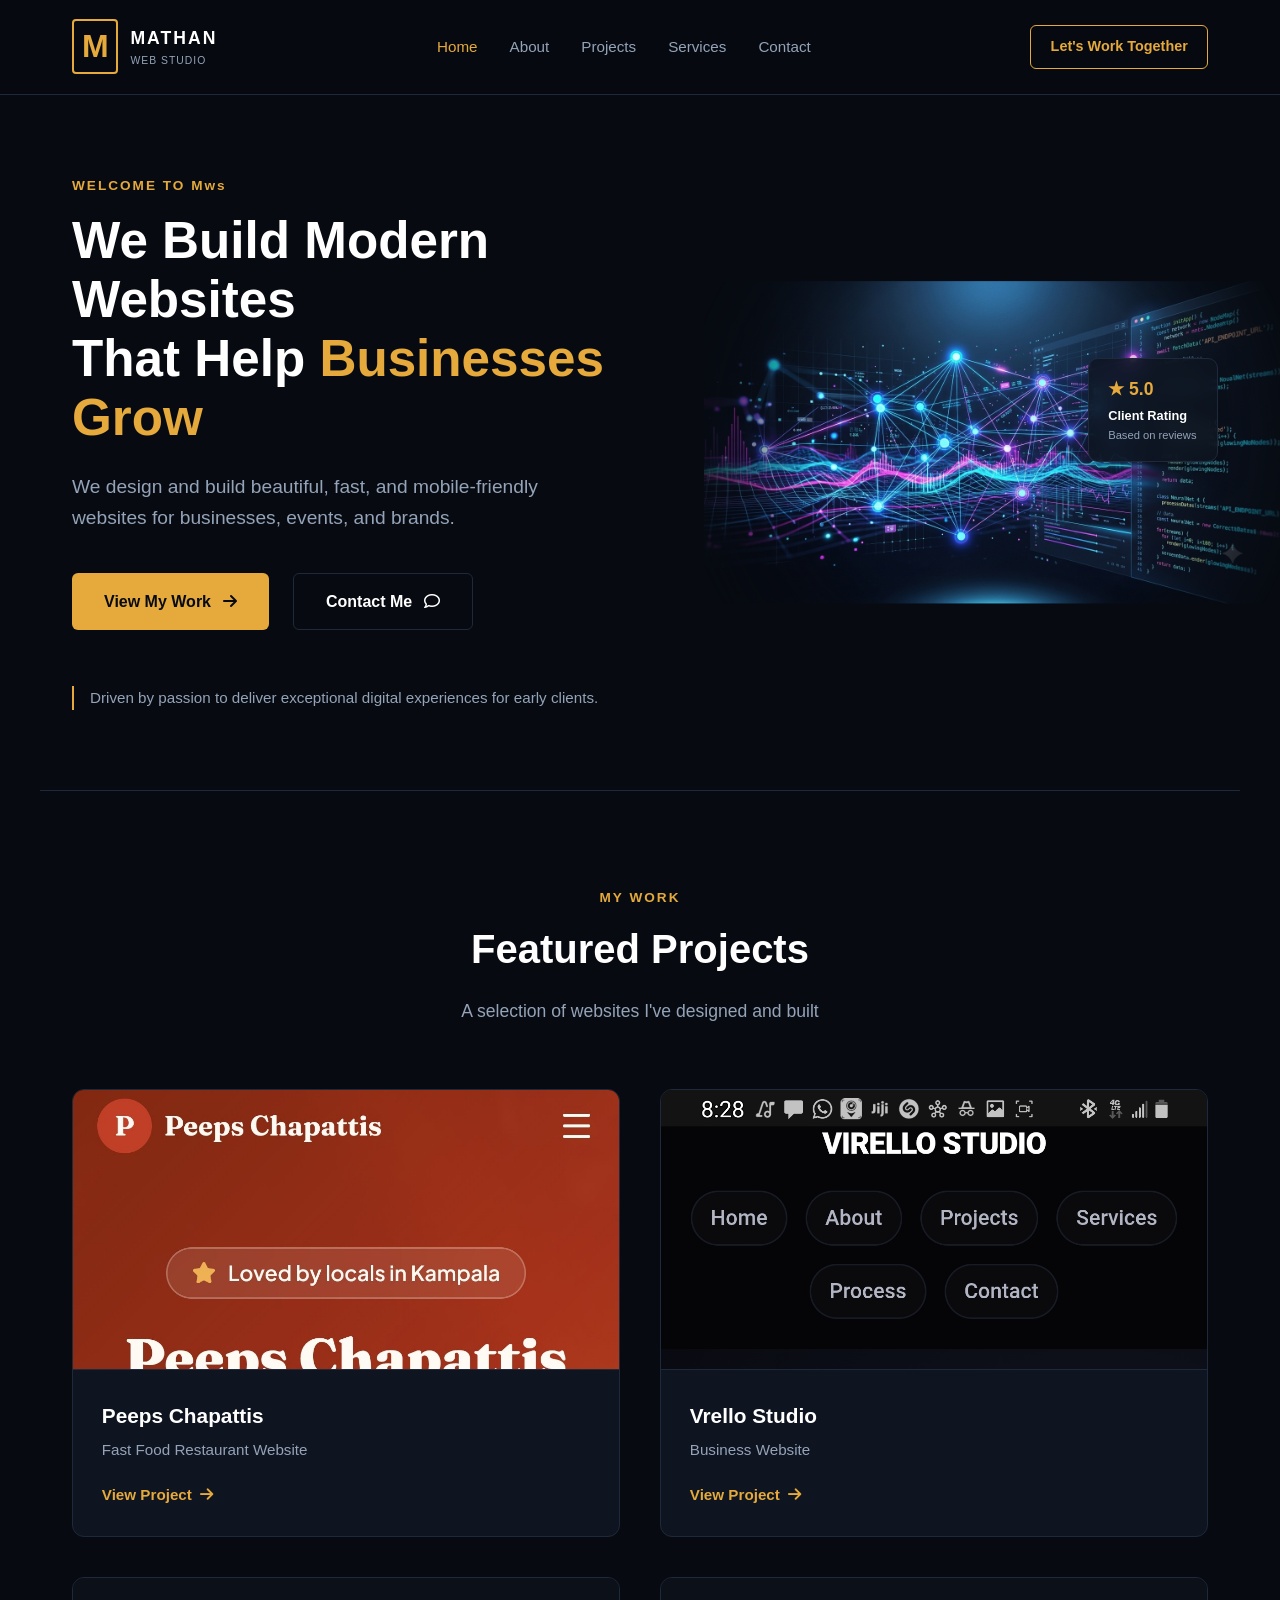
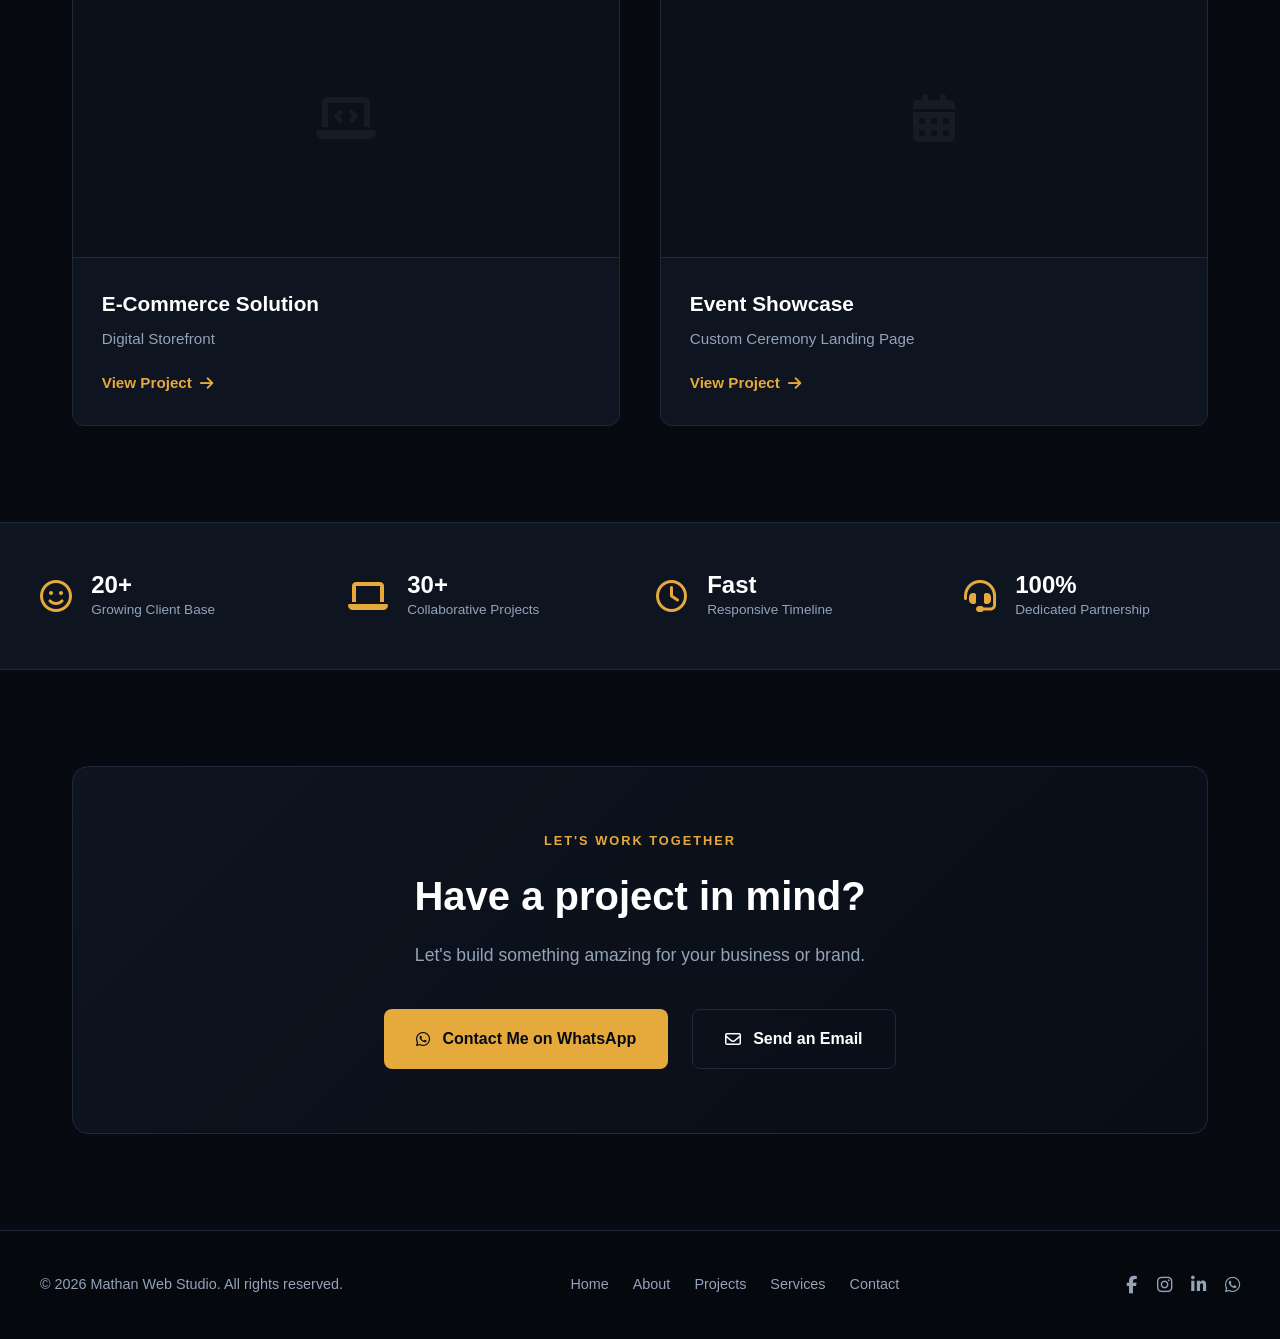
<file: index.html>
<!DOCTYPE html>
<html lang="en">
<head>
    <meta charset="UTF-8">
    <meta name="viewport" content="width=device-width, initial-scale=1.0">
    <title>Mathan Web Studio | Modern Web Design & Digital Solutions</title>
    <link rel="stylesheet" href="style.css?v=1">
    <!-- FontAwesome for Social & Interface Icons -->
    <link rel="stylesheet" href="https://cdnjs.cloudflare.com/ajax/libs/font-awesome/6.4.0/css/all.min.css">
</head>
<body>
 
    <!-- NAVIGATION BAR -->
    <header>
        <div class="nav-container">
            <div class="logo">
                <span class="logo-m">M</span>
                <div class="logo-text">
                    <span class="brand-name">MATHAN</span>
                    <span class="brand-sub">WEB STUDIO</span>
                </div>
            </div>
            <nav>
                <a href="index.html" class="active">Home</a>
                <a href="about.html">About</a>
                <a href="projects.html">Projects</a>
                <a href="services.html">Services</a>
                <a href="contact.html">Contact</a>
            </nav>

<button class="mobile-nav-toggle" aria-label="Toggle navigation">
    <i class="fa-solid fa-bars"></i>
</button>

            <a href="https://wa.me/256789537954" class="btn-nav">Let's Work Together</a>
        </div>
    </header>

    <!-- HERO SECTION -->
    <section class="hero">
        <div class="hero-container">
            <div class="hero-content">
                <p class="hero-welcome">WELCOME TO Mws</p>
                <h1>We Build Modern Websites <br>That Help <span class="highlight">Businesses Grow</span></h1>
                <p class="hero-description">
                    We design and build beautiful, fast, and mobile-friendly websites for businesses, events, and brands.
                </p>
                
                <div class="hero-actions">
                    <a href="projects.html" class="btn-primary">View My Work <i class="fa-solid fa-arrow-right"></i></a>
                    <a href="https://wa.me/256789537954" class="btn-secondary">Contact Me <i class="fa-regular fa-comment"></i></a>
                </div>

                <p class="hero-tagline">Driven by passion to deliver exceptional digital experiences for early clients.</p>
            </div>
            
                        <div class="hero-visual-wrapper">
                <!-- Replace 'workspace.png' with your background/tech graphic image later -->
                <img src="workspace.png" alt="Mathan Web Studio Digital Workspace" class="hero-main-img">
                
                <!-- Floating Client Rating Box -->
                <div class="hero-rating-box">
                    <div class="rating-stars">★ 5.0</div>
                    <div class="rating-title">Client Rating</div>
                    <div class="rating-subtitle">Based on reviews</div>
                </div>
            </div>

        </div>
    </section>

    <!-- FEATURED PROJECTS SECTION -->
    <section class="projects-preview">
        <div class="section-header">
            <p class="section-tag">MY WORK</p>
            <h2>Featured Projects</h2>
            <p class="section-desc">A selection of websites I've designed and built</p>
        </div>

        <div class="project-grid">
            <!-- Project 1: Peeps Chapattis -->
            <div class="project-card">
                <div class="project-img-wrapper">
                    <img src="peeps.jpg" alt="Peeps Chapattis Fast Food Website">
                </div>
                <div class="project-info">
                    <h3>Peeps Chapattis</h3>
                    <p>Fast Food Restaurant Website</p>
                    <a href="projects.html" class="project-link">View Project <i class="fa-solid fa-arrow-right"></i></a>
                </div>
            </div>

            <!-- Project 2: Vrello Studio -->
            <div class="project-card">
                <div class="project-img-wrapper">
                    <!-- Replace 'vrello.jpg' with your Vrello studio screenshot later -->
                    <img src="vrello.jpg" alt="Vrello Studio Portfolio Website">
                </div>
                <div class="project-info">
                    <h3>Vrello Studio</h3>
                    <p>Business Website</p>
                    <a href="projects.html" class="project-link">View Project <i class="fa-solid fa-arrow-right"></i></a>
                </div>
            </div>

            <!-- Project 3: Placeholder/Future Project -->
            <div class="project-card">
                <div class="project-img-wrapper">
                    <div class="img-placeholder"><i class="fa-solid fa-laptop-code"></i></div>
                </div>
                <div class="project-info">
                    <h3>E-Commerce Solution</h3>
                    <p>Digital Storefront</p>
                    <a href="projects.html" class="project-link">View Project <i class="fa-solid fa-arrow-right"></i></a>
                </div>
            </div>

            <!-- Project 4: Placeholder/Future Project -->
            <div class="project-card">
                <div class="project-img-wrapper">
                    <div class="img-placeholder"><i class="fa-solid fa-calendar-days"></i></div>
                </div>
                <div class="project-info">
                    <h3>Event Showcase</h3>
                    <p>Custom Ceremony Landing Page</p>
                    <a href="projects.html" class="project-link">View Project <i class="fa-solid fa-arrow-right"></i></a>
                </div>
            </div>
        </div>
    </section>

    <!-- STATS COUNTER BAR -->
    <section class="stats-bar">
        <div class="stats-container">
            <div class="stat-item">
                <i class="fa-regular fa-face-smile"></i>
                <div>
                    <h4>20+</h4>
                    <p>Growing Client Base</p>
                </div>
            </div>
            <div class="stat-item">
                <i class="fa-solid fa-laptop"></i>
                <div>
                    <h4>30+</h4>
                    <p>Collaborative Projects</p>
                </div>
            </div>
            <div class="stat-item">
                <i class="fa-regular fa-clock"></i>
                <div>
                    <h4>Fast</h4>
                    <p>Responsive Timeline</p>
                </div>
            </div>
            <div class="stat-item">
                <i class="fa-solid fa-headset"></i>
                <div>
                    <h4>100%</h4>
                    <p>Dedicated Partnership</p>
                </div>
            </div>
        </div>
    </section>

    <!-- CALL TO ACTION SECTION -->
    <section class="cta-section">
        <div class="cta-box">
            <p class="cta-tag">LET'S WORK TOGETHER</p>
            <h2>Have a project in mind?</h2>
            <p class="cta-desc">Let's build something amazing for your business or brand.</p>
            
            <div class="cta-buttons">
                <a href="https://wa.me/256789537954" class="btn-whatsapp">
                    <i class="fa-brands fa-whatsapp"></i> Contact Me on WhatsApp
                </a>
                <a href="mailto:buyinzamathan00@gmail.com" class="btn-email">
                    <i class="fa-regular fa-envelope"></i> Send an Email
                </a>
            </div>
        </div>
    </section>

    <!-- FOOTER -->
    <footer>
        <div class="footer-container">
            <p class="copyright">&copy; 2026 Mathan Web Studio. All rights reserved.</p>
            <div class="footer-nav">
                <a href="index.html">Home</a>
                <a href="about.html">About</a>
                <a href="projects.html">Projects</a>
                <a href="services.html">Services</a>
                <a href="contact.html">Contact</a>
            </div>
            <div class="footer-socials">
                <a href="#"><i class="fa-brands fa-facebook-f"></i></a>
                <a href="#"><i class="fa-brands fa-instagram"></i></a>
                <a href="#"><i class="fa-brands fa-linkedin-in"></i></a>
                <a href="https://wa.me/256789537954"><i class="fa-brands fa-whatsapp"></i></a>
            </div>
        </div>
    </footer>

    <script src="script.js"></script>
</body>
</html>
</file>
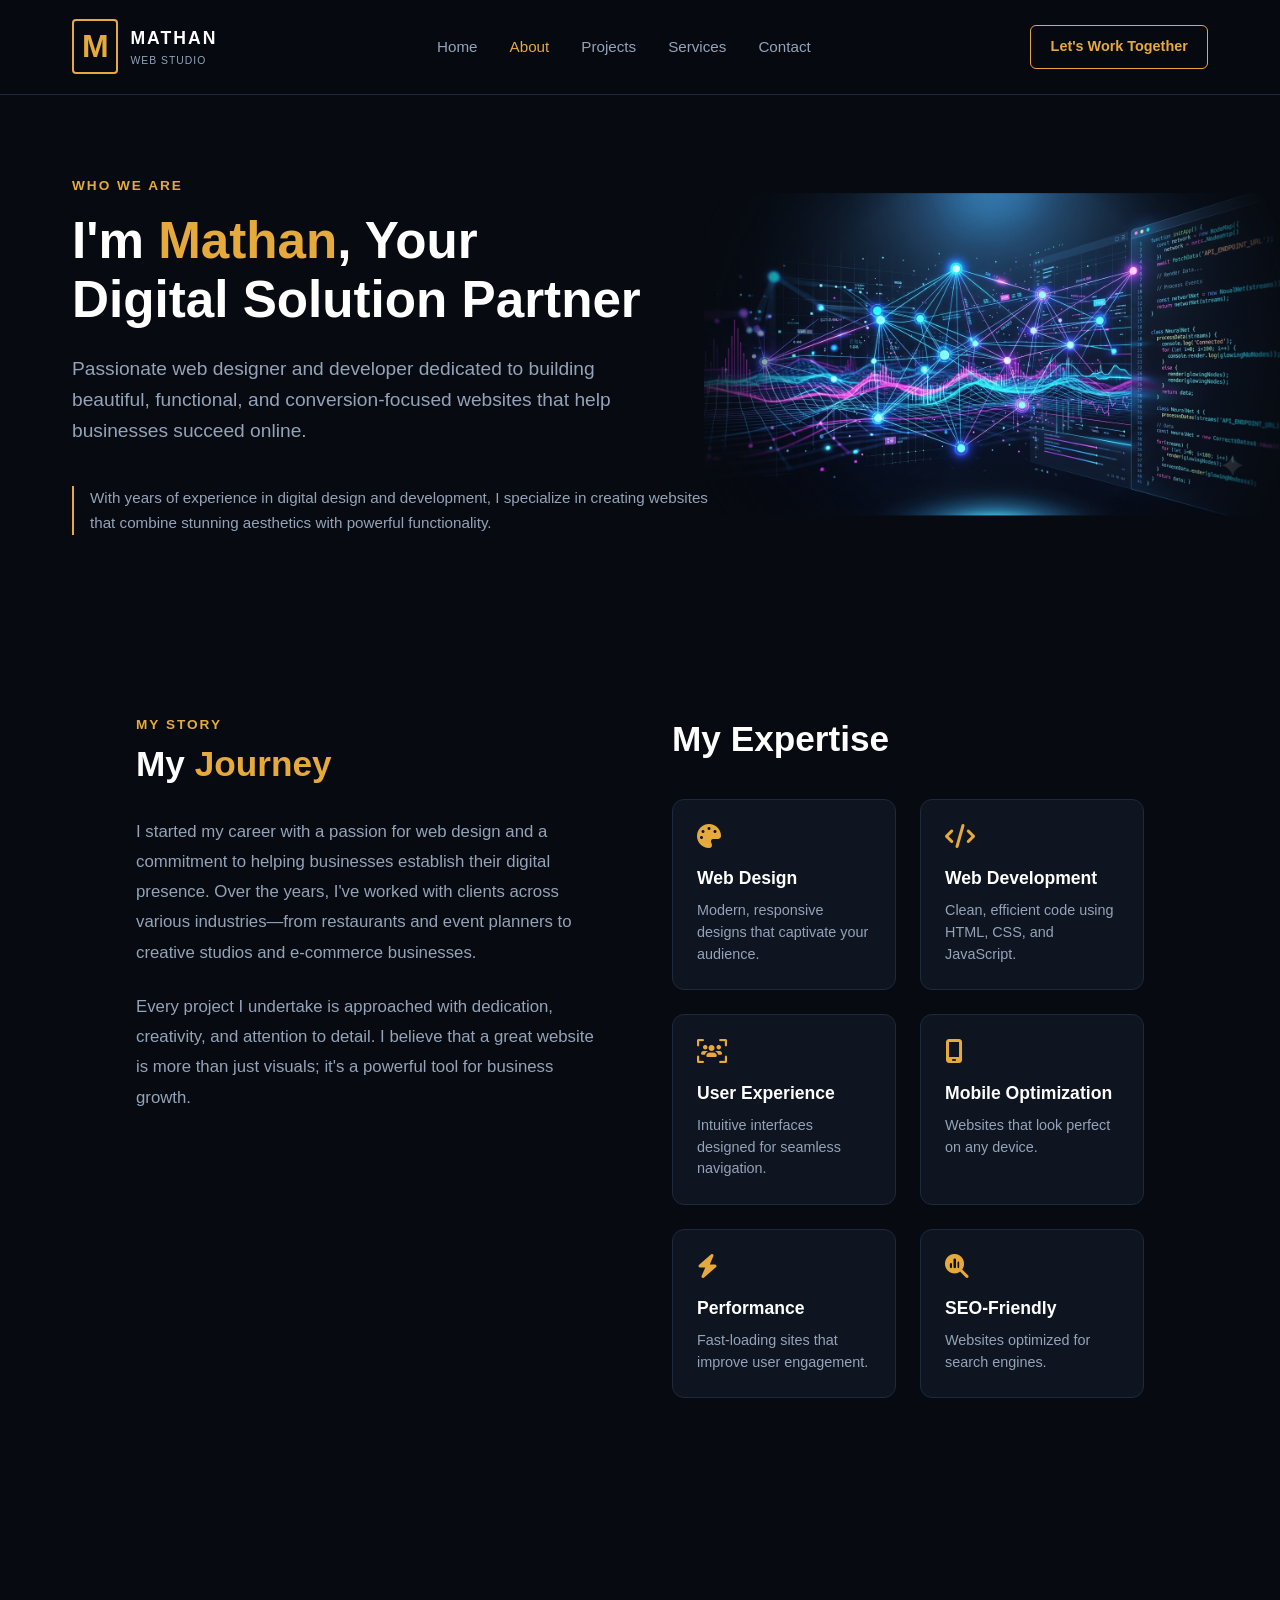
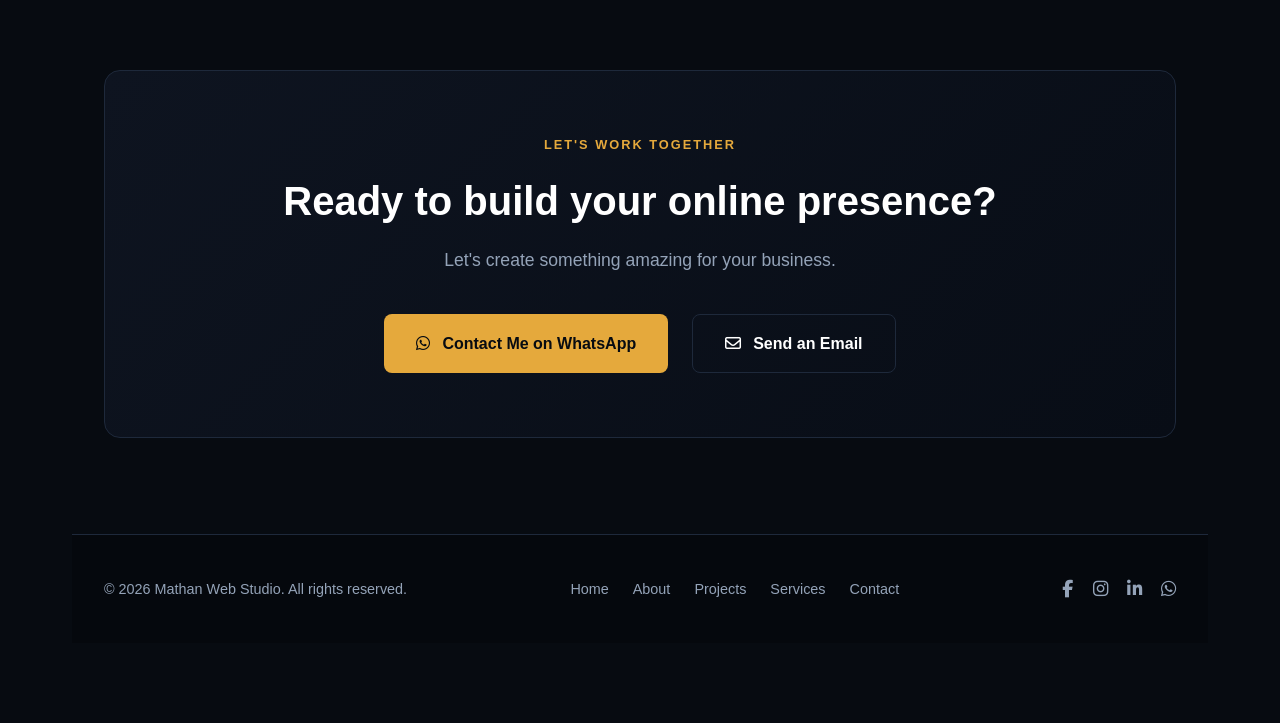
<file: about.html>
<!DOCTYPE html>
<html lang="en">
<head>
    <meta charset="UTF-8">
    <meta name="viewport" content="width=device-width, initial-scale=1.0">
    <title>About Us | Mathan Web Studio</title>
    <link rel="stylesheet" href="style.css?v=1">
    <link rel="stylesheet" href="https://cdnjs.cloudflare.com/ajax/libs/font-awesome/6.4.0/css/all.min.css">
</head>
<body>

    <!-- NAVIGATION BAR -->
    <header>
        <div class="nav-container">
            <div class="logo">
                <span class="logo-m">M</span>
                <div class="logo-text">
                    <span class="brand-name">MATHAN</span>
                    <span class="brand-sub">WEB STUDIO</span>
                </div>
            </div>
            <nav>
                <a href="index.html">Home</a>
                <a href="about.html" class="active">About</a>
                <a href="projects.html">Projects</a>
                <a href="services.html">Services</a>
                <a href="contact.html">Contact</a>
            </nav>

            <button class="mobile-nav-toggle" aria-label="Toggle navigation">
                <i class="fa-solid fa-bars"></i>
            </button>

            <a href="https://wa.me/256789537954" class="btn-nav">Let's Work Together</a>
        </div>
    </header>

    <!-- HERO SECTION FOR ABOUT PAGE -->
    <section class="hero">
        <div class="hero-container">
            <div class="hero-content">
                <p class="hero-welcome">WHO WE ARE</p>
                <h1>I'm <span class="highlight">Mathan</span>, Your <br>Digital Solution Partner</h1>
                <p class="hero-description">
                    Passionate web designer and developer dedicated to building beautiful, functional, and conversion-focused websites that help businesses succeed online.
                </p>
                <p class="hero-tagline">With years of experience in digital design and development, I specialize in creating websites that combine stunning aesthetics with powerful functionality.</p>
            </div>
            
            <div class="hero-visual-wrapper">
                <img src="workspace.png" alt="Mathan Web Studio Workspace" class="hero-main-img">
            </div>
        </div>
    <section class="about-details-section">
    <div class="section-container">
        <div class="about-grid">
            
            <div class="journey-content">
                <span class="section-tag">MY STORY</span>
                <h2>My <span class="highlight">Journey</span></h2>
                <p>I started my career with a passion for web design and a commitment to helping businesses establish their digital presence. Over the years, I've worked with clients across various industries—from restaurants and event planners to creative studios and e-commerce businesses.</p>
                <p>Every project I undertake is approached with dedication, creativity, and attention to detail. I believe that a great website is more than just visuals; it's a powerful tool for business growth.</p>
            </div>

            <div class="expertise-content">
                <h2>My Expertise</h2>
                <div class="expertise-grid">
                    
                    <div class="expertise-card">
                        <i class="fa-solid fa-palette"></i>
                        <h4>Web Design</h4>
                        <p>Modern, responsive designs that captivate your audience.</p>
                    </div>

                    <div class="expertise-card">
                        <i class="fa-solid fa-code"></i>
                        <h4>Web Development</h4>
                        <p>Clean, efficient code using HTML, CSS, and JavaScript.</p>
                    </div>

                    <div class="expertise-card">
                        <i class="fa-solid fa-users-viewfinder"></i>
                        <h4>User Experience</h4>
                        <p>Intuitive interfaces designed for seamless navigation.</p>
                    </div>

                    <div class="expertise-card">
                        <i class="fa-solid fa-mobile-screen"></i>
                        <h4>Mobile Optimization</h4>
                        <p>Websites that look perfect on any device.</p>
                    </div>

                    <div class="expertise-card">
                        <i class="fa-solid fa-bolt"></i>
                        <h4>Performance</h4>
                        <p>Fast-loading sites that improve user engagement.</p>
                    </div>

                    <div class="expertise-card">
                        <i class="fa-solid fa-magnifying-glass-chart"></i>
                        <h4>SEO-Friendly</h4>
                        <p>Websites optimized for search engines.</p>
                    </div>

                </div>
            </div>

        </div>
    </div>
</section>


    <!-- CALL TO ACTION SECTION -->
    <section class="cta-section">
        <div class="cta-box">
            <p class="cta-tag">LET'S WORK TOGETHER</p>
            <h2>Ready to build your online presence?</h2>
            <p class="cta-desc">Let's create something amazing for your business.</p>
            
            <div class="cta-buttons">
                <a href="https://wa.me/256789537954" class="btn-whatsapp">
                    <i class="fa-brands fa-whatsapp"></i> Contact Me on WhatsApp
                </a>
                <a href="mailto:buyinzamathan00@gmail.com" class="btn-email">
                    <i class="fa-regular fa-envelope"></i> Send an Email
                </a>
            </div>
        </div>
    </section>

    <!-- FOOTER -->
    <footer>
        <div class="footer-container">
            <p class="copyright">&copy; 2026 Mathan Web Studio. All rights reserved.</p>
            <div class="footer-nav">
                <a href="index.html">Home</a>
                <a href="about.html">About</a>
                <a href="projects.html">Projects</a>
                <a href="services.html">Services</a>
                <a href="contact.html">Contact</a>
            </div>
            <div class="footer-socials">
                <a href="#"><i class="fa-brands fa-facebook-f"></i></a>
                <a href="#"><i class="fa-brands fa-instagram"></i></a>
                <a href="#"><i class="fa-brands fa-linkedin-in"></i></a>
                <a href="https://wa.me/256789537954"><i class="fa-brands fa-whatsapp"></i></a>
            </div>
        </div>
    </footer>

    <script src="script.js"></script>
</body>
</html>
</file>
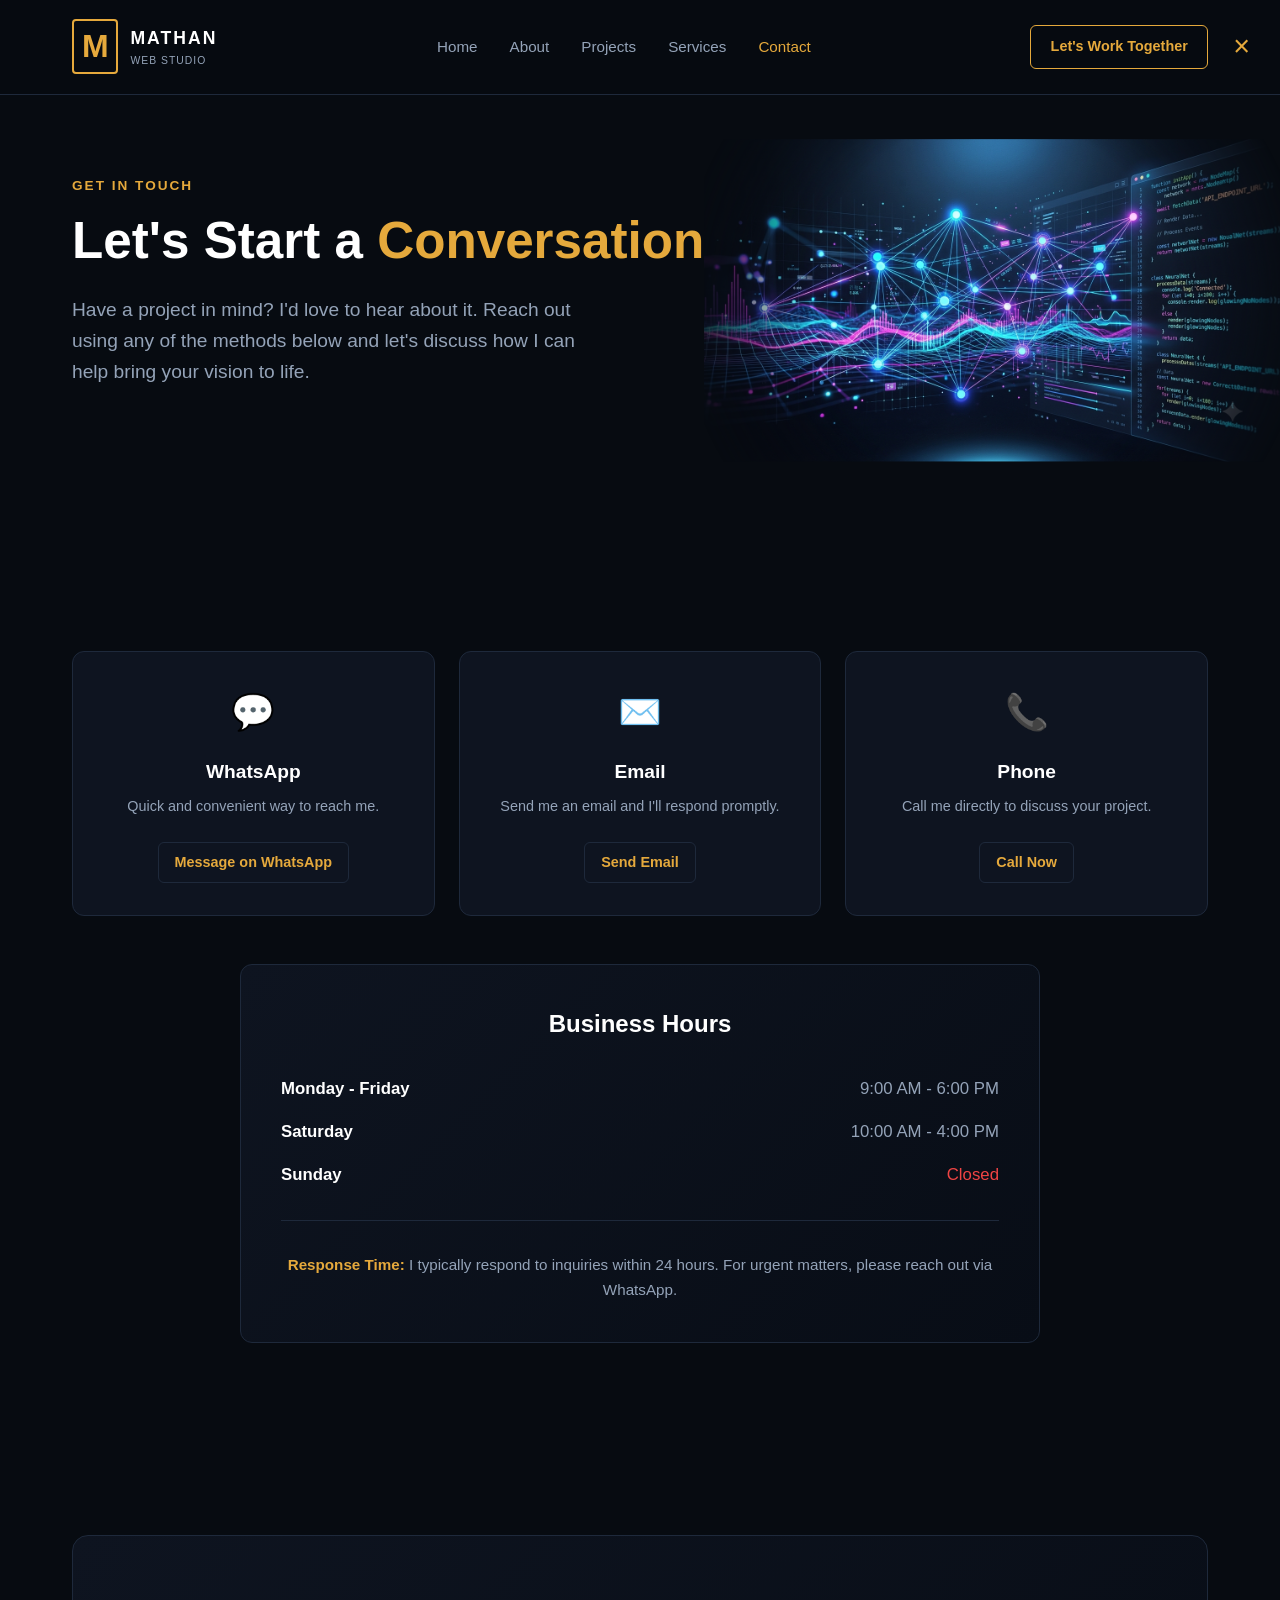
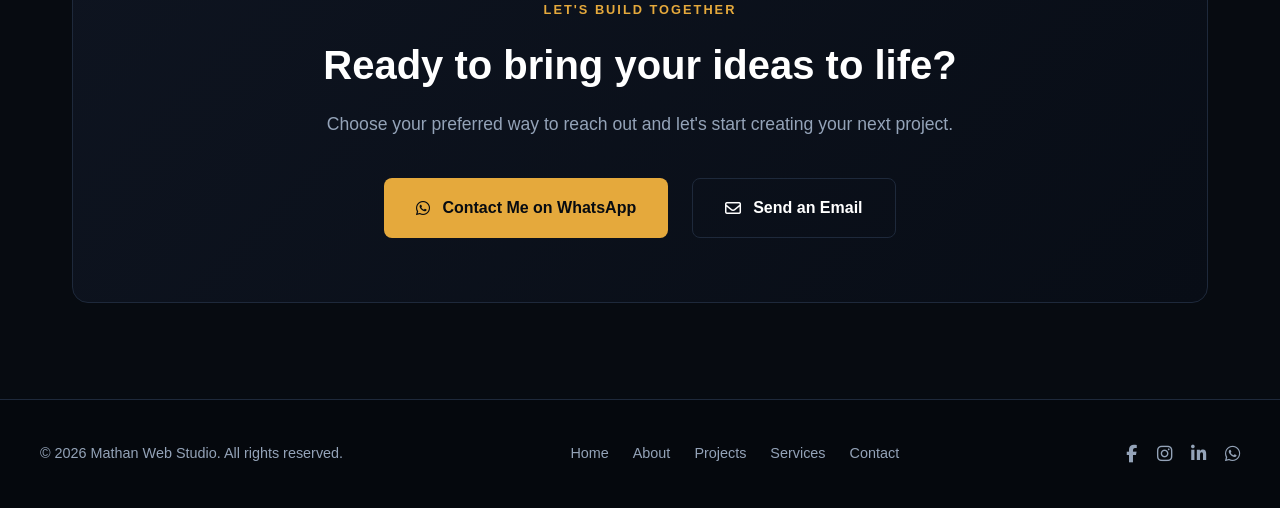
<file: contact.html>
<!DOCTYPE html>
<html lang="en">
<head>
    <meta charset="UTF-8">
    <meta name="viewport" content="width=device-width, initial-scale=1.0">
    <title>Contact Us | Mathan Web Studio</title>
    <link rel="stylesheet" href="style.css?v=2">
    <link rel="stylesheet" href="https://cdnjs.cloudflare.com/ajax/libs/font-awesome/6.4.0/css/all.min.css">
</head>
<body>

    <header>
        <div class="nav-container">
            <div class="logo">
                <span class="logo-m">M</span>
                <div class="logo-text">
                    <span class="brand-name">MATHAN</span>
                    <span class="brand-sub">WEB STUDIO</span>
                </div>
            </div>
            <nav>
                <button class="close-menu-btn" aria-label="Close menu">&times;</button>
                <a href="index.html">Home</a>
                <a href="about.html">About</a>
                <a href="projects.html">Projects</a>
                <a href="services.html">Services</a>
                <a href="contact.html" class="active">Contact</a>
            </nav>

            <button class="mobile-nav-toggle" aria-label="Toggle navigation">
                <i class="fa-solid fa-bars"></i>
            </button>

            <a href="https://wa.me/256789537954?text=Hello%20Mathan,%20I%20would%20like%20to%20work%20with%20you%20on%20a%20project." class="btn-nav" target="_blank">Let's Work Together</a>
        </div>
    </header>

    <section class="hero">
        <div class="hero-container">
            <div class="hero-content">
                <p class="hero-welcome">GET IN TOUCH</p>
                <h1>Let's Start a <span class="highlight">Conversation</span></h1>
                <p class="hero-description">
                    Have a project in mind? I'd love to hear about it. Reach out using any of the methods below and let's discuss how I can help bring your vision to life.
                </p>
            </div>
            
            <div class="hero-visual-wrapper">
                <img src="workspace.png" alt="Mathan Web Studio Contact" class="hero-main-img">
            </div>
        </div>
    </section>

    <section class="contact-section">
        <div class="section-container">
            
            <div class="contact-grid">
                
                <a href="https://wa.me/256789537954?text=Hello%20Mathan,%20I%20visited%20your%20website%20and%20would%20like%20to%20discuss%20a%20project." class="contact-card whatsapp-card" target="_blank">
                    <div class="contact-icon">💬</div>
                    <h3>WhatsApp</h3>
                    <p>Quick and convenient way to reach me.</p>
                    <span class="contact-link">Message on WhatsApp</span>
                </a>

                <a href="mailto:buyinzamathan00@gmail.com" class="contact-card">
                    <div class="contact-icon">✉️</div>
                    <h3>Email</h3>
                    <p>Send me an email and I'll respond promptly.</p>
                    <span class="contact-link">Send Email</span>
                </a>

                <a href="tel:+256789537954" class="contact-card">
                    <div class="contact-icon">📞</div>
                    <h3>Phone</h3>
                    <p>Call me directly to discuss your project.</p>
                    <span class="contact-link">Call Now</span>
                </a>
            </div>

            <div class="business-hours-box">
                <h3>Business Hours</h3>
                <div class="hours-grid">
                    <div class="hour-row">
                        <span>Monday - Friday</span>
                        <span>9:00 AM - 6:00 PM</span>
                    </div>
                    <div class="hour-row">
                        <span>Saturday</span>
                        <span>10:00 AM - 4:00 PM</span>
                    </div>
                    <div class="hour-row">
                        <span>Sunday</span>
                        <span class="closed">Closed</span>
                    </div>
                </div>
                <p class="response-time"><strong>Response Time:</strong> I typically respond to inquiries within 24 hours. For urgent matters, please reach out via WhatsApp.</p>
            </div>

        </div>
    </section>

    <section class="cta-section">
        <div class="cta-box">
            <p class="cta-tag">LET'S BUILD TOGETHER</p>
            <h2>Ready to bring your ideas to life?</h2>
            <p class="cta-desc">Choose your preferred way to reach out and let's start creating your next project.</p>
            
            <div class="cta-buttons">
                <a href="https://wa.me/256789537954?text=Hello%20Mathan,%20let's%20get%20started%20on%20a%20new%20web%20project." class="btn-whatsapp" target="_blank">
                    <i class="fa-brands fa-whatsapp"></i> Contact Me on WhatsApp
                </a>
                <a href="mailto:buyinzamathan00@gmail.com" class="btn-email">
                    <i class="fa-regular fa-envelope"></i> Send an Email
                </a>
            </div>
        </div>
    </section>

        <footer>
        <div class="footer-container">
            <p class="copyright">&copy; 2026 Mathan Web Studio. All rights reserved.</p>
            <div class="footer-nav">
                <a href="index.html">Home</a>
                <a href="about.html">About</a>
                <a href="projects.html">Projects</a>
                <a href="services.html">Services</a>
                <a href="contact.html">Contact</a>
            </div>
            <div class="footer-socials">
                <a href="#"><i class="fa-brands fa-facebook-f"></i></a>
                <a href="#"><i class="fa-brands fa-instagram"></i></a>
                <a href="#"><i class="fa-brands fa-linkedin-in"></i></a>
                <a href="https://wa.me/256789537954?text=Hello%20Mathan" target="_blank"><i class="fa-brands fa-whatsapp"></i></a>
            </div>
        </div>
    </footer>

    <!-- THIS LINE MAKES THE MENU WORK -->
    <script src="script.js"></script>
</body>
</html>
</file>
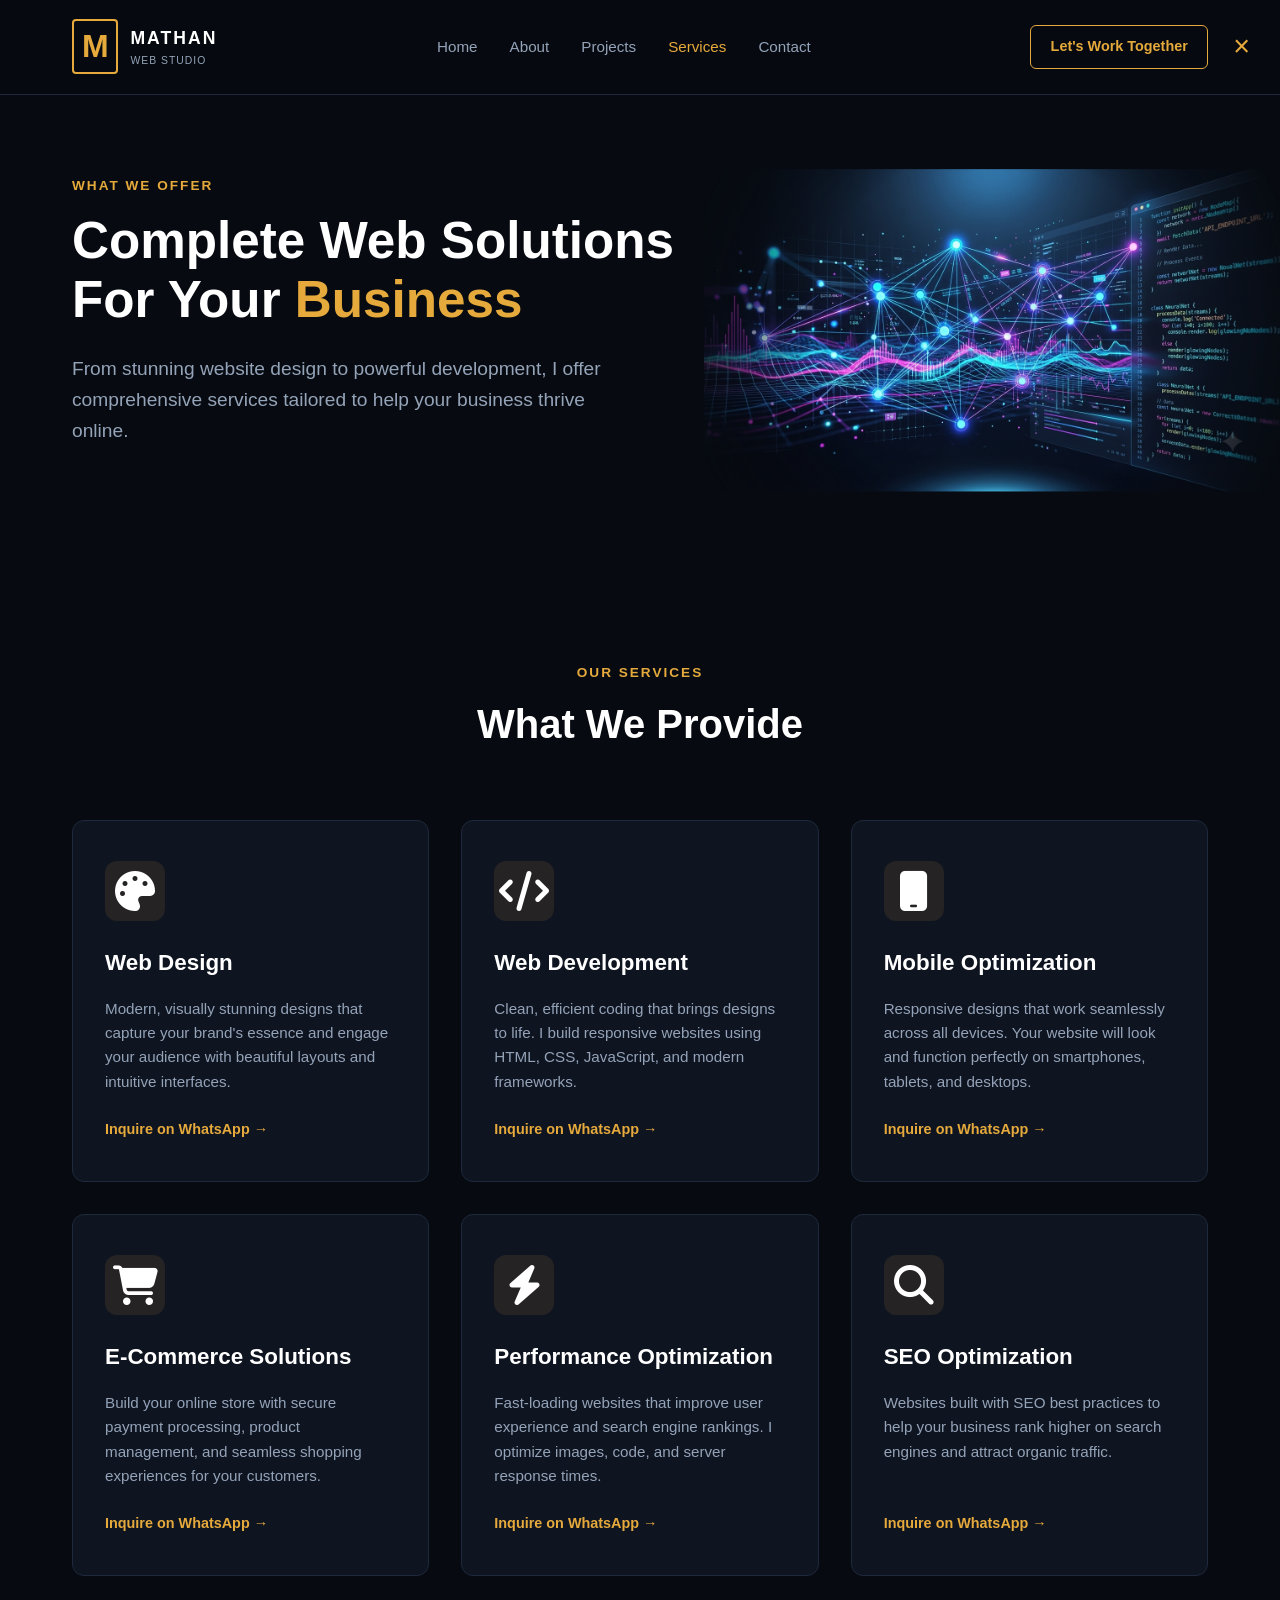
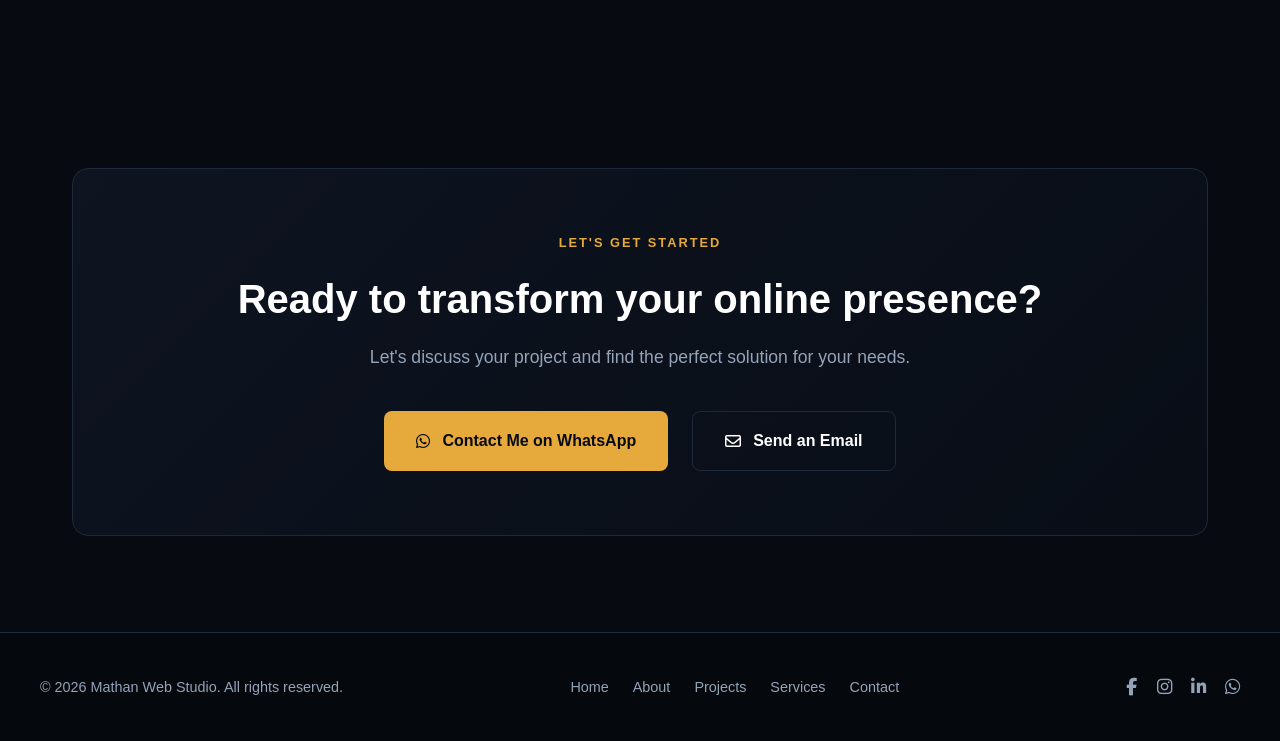
<file: services.html>
<!DOCTYPE html>
<html lang="en">
<head>
    <meta charset="UTF-8">
    <meta name="viewport" content="width=device-width, initial-scale=1.0">
    <title>Services | Mathan Web Studio</title>
    <link rel="stylesheet" href="style.css?v=1">
    <link rel="stylesheet" href="https://cdnjs.cloudflare.com/ajax/libs/font-awesome/6.4.0/css/all.min.css">
</head>
<body>

    <!-- NAVIGATION BAR -->
    <header>
        <div class="nav-container">
            <div class="logo">
                <span class="logo-m">M</span>
                <div class="logo-text">
                    <span class="brand-name">MATHAN</span>
                    <span class="brand-sub">WEB STUDIO</span>
                </div>
            </div>
            <nav>
                <button class="close-menu-btn" aria-label="Close menu">&times;</button>
                <a href="index.html">Home</a>
                <a href="about.html">About</a>
                <a href="projects.html">Projects</a>
                <a href="services.html" class="active">Services</a>
                <a href="contact.html">Contact</a>
            </nav>

            <button class="mobile-nav-toggle" aria-label="Toggle navigation">
                <i class="fa-solid fa-bars"></i>
            </button>

            <a href="https://wa.me/256789537954?text=Hello%20Mathan,%20I%20would%20like%20to%20work%20with%20you%20on%20a%20project." class="btn-nav" target="_blank">Let's Work Together</a>
        </div>
    </header>

    <!-- HERO SECTION FOR SERVICES PAGE -->
    <section class="hero">
        <div class="hero-container">
            <div class="hero-content">
                <p class="hero-welcome">WHAT WE OFFER</p>
                <h1>Complete Web Solutions <br>For Your <span class="highlight">Business</span></h1>
                <p class="hero-description">
                    From stunning website design to powerful development, I offer comprehensive services tailored to help your business thrive online.
                </p>
            </div>
            
            <div class="hero-visual-wrapper">
                <img src="workspace.png" alt="Mathan Web Studio Services" class="hero-main-img">
            </div>
        </div>
    </section>

    <!-- SERVICES GRID SECTION -->
    <section class="services-section">
        <div class="section-container">
            <div class="section-header">
                <p class="section-tag">OUR SERVICES</p>
                <h2>What We Provide</h2>
            </div>

            <div class="services-grid">
                <!-- Service 1: Web Design -->
                <a href="https://wa.me/256789537954?text=Hello%20Mathan,%20I%20am%20interested%20in%20your%20Web%20Design%20services%20for%20my%20business." class="service-card" target="_blank">
                    <div class="service-icon">
                        <i class="fa-solid fa-palette"></i>
                    </div>
                    <h3>Web Design</h3>
                    <p>Modern, visually stunning designs that capture your brand's essence and engage your audience with beautiful layouts and intuitive interfaces.</p>
                    <span class="service-action">Inquire on WhatsApp &rarr;</span>
                </a>

                <!-- Service 2: Web Development -->
                <a href="https://wa.me/256789537954?text=Hello%20Mathan,%20I%20am%20interested%20in%20your%20Web%20Development%20services%20for%20my%20business." class="service-card" target="_blank">
                    <div class="service-icon">
                        <i class="fa-solid fa-code"></i>
                    </div>
                    <h3>Web Development</h3>
                    <p>Clean, efficient coding that brings designs to life. I build responsive websites using HTML, CSS, JavaScript, and modern frameworks.</p>
                    <span class="service-action">Inquire on WhatsApp &rarr;</span>
                </a>

                <!-- Service 3: Mobile Optimization -->
                <a href="https://wa.me/256789537954?text=Hello%20Mathan,%20I%20am%20interested%20in%20your%20Mobile%20Optimization%20services%20for%20my%20website." class="service-card" target="_blank">
                    <div class="service-icon">
                        <i class="fa-solid fa-mobile"></i>
                    </div>
                    <h3>Mobile Optimization</h3>
                    <p>Responsive designs that work seamlessly across all devices. Your website will look and function perfectly on smartphones, tablets, and desktops.</p>
                    <span class="service-action">Inquire on WhatsApp &rarr;</span>
                </a>

                <!-- Service 4: E-Commerce Solutions -->
                <a href="https://wa.me/256789537954?text=Hello%20Mathan,%20I%20am%20interested%20in%20your%20E-Commerce%20Solutions%20to%20sell%20online." class="service-card" target="_blank">
                    <div class="service-icon">
                        <i class="fa-solid fa-cart-shopping"></i>
                    </div>
                    <h3>E-Commerce Solutions</h3>
                    <p>Build your online store with secure payment processing, product management, and seamless shopping experiences for your customers.</p>
                    <span class="service-action">Inquire on WhatsApp &rarr;</span>
                </a>

                <!-- Service 5: Performance Optimization -->
                <a href="https://wa.me/256789537954?text=Hello%20Mathan,%20I%20want%20to%20optimize%20my%20website%20using%20your%20Performance%20Optimization%20service." class="service-card" target="_blank">
                    <div class="service-icon">
                        <i class="fa-solid fa-bolt"></i>
                    </div>
                    <h3>Performance Optimization</h3>
                    <p>Fast-loading websites that improve user experience and search engine rankings. I optimize images, code, and server response times.</p>
                    <span class="service-action">Inquire on WhatsApp &rarr;</span>
                </a>

                <!-- Service 6: SEO Optimization -->
                <a href="https://wa.me/256789537954?text=Hello%20Mathan,%20I%20am%20interested%20in%20your%20SEO%20Optimization%20services%20to%20rank%20higher." class="service-card" target="_blank">
                    <div class="service-icon">
                        <i class="fa-solid fa-magnifying-glass"></i>
                    </div>
                    <h3>SEO Optimization</h3>
                    <p>Websites built with SEO best practices to help your business rank higher on search engines and attract organic traffic.</p>
                    <span class="service-action">Inquire on WhatsApp &rarr;</span>
                </a>
            </div>
        </div>
    </section>

    <!-- CALL TO ACTION SECTION -->
    <section class="cta-section">
        <div class="cta-box">
            <p class="cta-tag">LET'S GET STARTED</p>
            <h2>Ready to transform your online presence?</h2>
            <p class="cta-desc">Let's discuss your project and find the perfect solution for your needs.</p>
            
            <div class="cta-buttons">
                <a href="https://wa.me/256789537954?text=Hello%20Mathan,%20let's%20get%20started%20on%20transforming%20my%20online%20presence." class="btn-whatsapp" target="_blank">
                    <i class="fa-brands fa-whatsapp"></i> Contact Me on WhatsApp
                </a>
                <a href="mailto:buyinzamathan00@gmail.com" class="btn-email">
                    <i class="fa-regular fa-envelope"></i> Send an Email
                </a>
            </div>
        </div>
    </section>

    <!-- FOOTER -->
    <footer>
        <div class="footer-container">
            <p class="copyright">&copy; 2026 Mathan Web Studio. All rights reserved.</p>
            <div class="footer-nav">
                <a href="index.html">Home</a>
                <a href="about.html">About</a>
                <a href="projects.html">Projects</a>
                <a href="services.html">Services</a>
                <a href="contact.html">Contact</a>
            </div>
            <div class="footer-socials">
                <a href="#"><i class="fa-brands fa-facebook-f"></i></a>
                <a href="#"><i class="fa-brands fa-instagram"></i></a>
                <a href="#"><i class="fa-brands fa-linkedin-in"></i></a>
                <a href="https://wa.me/256789537954?text=Hello%20Mathan" target="_blank"><i class="fa-brands fa-whatsapp"></i></a>
            </div>
        </div>
    </footer>

    <script src="script.js"></script>
</body>
</html>
</file>
<file: style.css>
/* ==========================================================================
   MATHAN WEB STUDIO - GLOBAL STYLES & RESET
   ========================================================================== */
* {
    margin: 0;
    padding: 0;
    box-sizing: border-box;
    font-family: 'Segoe UI', -apple-system, BlinkMacSystemFont, Roboto, sans-serif;
}

:root {
    --bg-dark: #070b11;        /* Deep, luxury dark background */
    --bg-card: #0e1420;        /* Slightly lighter slate for content boxes */
    --accent-gold: #e5a93c;    /* Vibrant gold/orange interactive elements */
    --text-main: #ffffff;      /* Pure white headers */
    --text-muted: #94a3b8;     /* Clean slate-gray for descriptive copy */
    --border-color: #1e293b;   /* Subtle structural outlines */
    --transition-speed: 0.3s;
}

body {
    background-color: var(--bg-dark);
    color: var(--text-main);
    line-height: 1.6;
    overflow-x: hidden;
}

a {
    text-decoration: none;
    color: inherit;
    transition: all var(--transition-speed) ease;
}

/* ==========================================================================
   NAVIGATION BAR STYLES
   ========================================================================== */
header {
    background-color: rgba(7, 11, 17, 0.95);
    border-bottom: 1px solid var(--border-color);
    position: sticky;
    top: 0;
    z-index: 1000;
    backdrop-filter: blur(10px);
    -webkit-backdrop-filter: blur(10px);
}

.nav-container {
    max-width: 1200px;
    margin: 0 auto;
    padding: 1.2rem 2rem;
    display: flex;
    justify-content: space-between;
    align-items: center;
}

.logo {
    display: flex;
    align-items: center;
    gap: 0.8rem;
}

.logo-m {
    color: var(--accent-gold);
    font-size: 2rem;
    font-weight: 800;
    border: 2px solid var(--accent-gold);
    padding: 0 0.5rem;
    border-radius: 4px;
    letter-spacing: -1px;
}

.logo-text {
    display: flex;
    flex-direction: column;
}

.brand-name {
    font-size: 1.1rem;
    font-weight: 700;
    letter-spacing: 2px;
}

.brand-sub {
    font-size: 0.65rem;
    color: var(--text-muted);
    letter-spacing: 1px;
}

nav {
    display: flex;
    gap: 2rem;
}

nav a {
    color: var(--text-muted);
    font-weight: 500;
    font-size: 0.95rem;
    padding: 0.2rem 0;
}

nav a:hover, nav a.active {
    color: var(--accent-gold);
}

.btn-nav {
    border: 1px solid var(--accent-gold);
    color: var(--accent-gold);
    padding: 0.6rem 1.2rem;
    border-radius: 6px;
    font-size: 0.9rem;
    font-weight: 600;
}

.btn-nav:hover {
    background-color: var(--accent-gold);
    color: var(--bg-dark);
}

/* Mobile fallback optimization for standard navigation links */
@media (max-width: 768px) {
    .nav-container {
        flex-direction: column;
        gap: 1rem;
        padding: 1rem;
    }
    nav {
        gap: 1.2rem;
        flex-wrap: wrap;
        justify-content: center;
    }
    .btn-nav {
        display: none; 
    }
}

/* ==========================================================================
   HERO HEADER SECTION
   ========================================================================== */
.hero {
    padding: 5rem 2rem;
    max-width: 1200px;
    margin: 0 auto;
}

.hero-container {
    display: grid;
    grid-template-columns: 1.2fr 0.8fr;
    gap: 4rem;
    align-items: center;
}

.hero-welcome {
    color: var(--accent-gold);
    font-size: 0.85rem;
    font-weight: 700;
    letter-spacing: 2px;
    margin-bottom: 1rem;
}

.hero-content h1 {
    font-size: 3.2rem;
    font-weight: 800;
    line-height: 1.15;
    margin-bottom: 1.5rem;
}

.highlight {
    color: var(--accent-gold);
}

.hero-description {
    color: var(--text-muted);
    font-size: 1.2rem;
    max-width: 540px;
    margin-bottom: 2.5rem;
}

.hero-actions {
    display: flex;
    gap: 1.5rem;
    margin-bottom: 3.5rem;
}

.btn-primary {
    background-color: var(--accent-gold);
    color: var(--bg-dark);
    padding: 0.9rem 2rem;
    border-radius: 6px;
    font-weight: 700;
    display: inline-flex;
    align-items: center;
    gap: 0.75rem;
}

.btn-primary:hover {
    transform: translateY(-2px);
    box-shadow: 0 4px 20px rgba(229, 169, 60, 0.2);
}

.btn-secondary {
    border: 1px solid var(--border-color);
    color: var(--text-main);
    padding: 0.9rem 2rem;
    border-radius: 6px;
    font-weight: 600;
    display: inline-flex;
    align-items: center;
    gap: 0.75rem;
}

.btn-secondary:hover {
    background-color: rgba(255, 255, 255, 0.05);
    border-color: var(--text-muted);
}

.hero-tagline {
    font-size: 0.95rem;
    color: var(--text-muted);
    border-left: 2px solid var(--accent-gold);
    padding-left: 1rem;
}

.hero-visual-wrapper {
    position: relative; 
    display: flex;
    justify-content: center;
    align-items: center;
    width: 100%;
}

.hero-main-img {
    width: 100%;
    max-height: 600px; 
    border-radius: 12px;
    object-fit: cover;
    transform: scale(1.35); 
    
    -webkit-mask-image: radial-gradient(circle, rgba(0,0,0,1) 55%, rgba(0,0,0,0) 95%);
    mask-image: radial-gradient(circle, rgba(0,0,0,1) 55%, rgba(0,0,0,0) 95%);
}

.hero-rating-box {
    position: absolute;
    top: 15%;
    right: -10px;
    background-color: rgba(14, 20, 32, 0.85); 
    border: 1px solid var(--border-color);
    padding: 1rem 1.2rem;
    border-radius: 10px;
    backdrop-filter: blur(8px);
    -webkit-backdrop-filter: blur(8px);
    box-shadow: 0 10px 30px rgba(0, 0, 0, 0.4);
    min-width: 130px;
    text-align: left;
}

.rating-stars {
    color: var(--accent-gold);
    font-weight: 700;
    font-size: 1.1rem;
    margin-bottom: 0.2rem;
    display: flex;
    align-items: center;
    gap: 0.3rem;
}

.rating-title {
    font-size: 0.8rem;
    font-weight: 600;
    color: var(--text-main);
}

.rating-subtitle {
    font-size: 0.7rem;
    color: var(--text-muted);
}

@media (max-width: 968px) {
    .hero-container {
        grid-template-columns: 1fr;
        gap: 3rem;
        text-align: center;
    }
    .hero-content h1 {
        font-size: 2.4rem;
    }
    .hero-description {
        margin: 0 auto 2.5rem auto;
    }
    .hero-actions {
        justify-content: center;
    }
    .hero-tagline {
        border-left: none;
        border-top: 2px solid var(--accent-gold);
        padding-left: 0;
        padding-top: 1rem;
        display: inline-block;
    }
    .hero-rating-box {
        right: 10px; 
    }
}

/* ==========================================================================
   PORTFOLIO FEATURED GRID SECTION
   ========================================================================== */
.projects-preview {
    padding: 6rem 2rem;
    max-width: 1200px;
    margin: 0 auto;
    border-top: 1px solid var(--border-color);
}

.section-header {
    text-align: center;
    margin-bottom: 4rem;
}

.section-tag {
    color: var(--accent-gold);
    font-size: 0.85rem;
    font-weight: 700;
    letter-spacing: 2px;
    margin-bottom: 0.5rem;
}

.section-header h2 {
    font-size: 2.5rem;
    font-weight: 800;
    margin-bottom: 0.5rem;
}

.section-desc {
    color: var(--text-muted);
    font-size: 1.05rem;
}

.project-grid {
    display: grid;
    grid-template-columns: repeat(2, 1fr);
    gap: 2.5rem;
}

.project-card {
    background-color: var(--bg-card);
    border-radius: 12px;
    overflow: hidden;
    border: 1px solid var(--border-color);
    transition: transform var(--transition-speed) ease, border-color var(--transition-speed) ease;
}

.project-card:hover {
    transform: translateY(-5px);
    border-color: rgba(229, 169, 60, 0.4);
}

.project-img-wrapper {
    width: 100%;
    height: 280px;
    background-color: #0b1019;
    border-bottom: 1px solid var(--border-color);
    overflow: hidden;
}

.project-img-wrapper img {
    width: 100%;
    height: 100%;
    object-fit: cover;
    object-position: top;
}

.img-placeholder {
    width: 100%;
    height: 100%;
    display: flex;
    justify-content: center;
    align-items: center;
    font-size: 3rem;
    color: rgba(255, 255, 255, 0.05);
}

.project-info {
    padding: 1.8rem;
}

.project-info h3 {
    font-size: 1.3rem;
    font-weight: 700;
    margin-bottom: 0.4rem;
}

.project-info p {
    color: var(--text-muted);
    font-size: 0.95rem;
    margin-bottom: 1.2rem;
}

.project-link {
    color: var(--accent-gold);
    font-weight: 600;
    font-size: 0.95rem;
    display: inline-flex;
    align-items: center;
    gap: 0.5rem;
}

.project-link:hover i {
    transform: translateX(3px);
    transition: transform var(--transition-speed) ease;
}

@media (max-width: 768px) {
    .project-grid {
        grid-template-columns: 1fr;
    }
    .project-img-wrapper {
        height: 220px;
    }
}

/* ==========================================================================
   METRICS & TRUST COUNTER BAR
   ========================================================================== */
.stats-bar {
    background-color: var(--bg-card);
    border-top: 1px solid var(--border-color);
    border-bottom: 1px solid var(--border-color);
    padding: 3rem 2rem;
}

.stats-container {
    max-width: 1200px;
    margin: 0 auto;
    display: grid;
    grid-template-columns: repeat(4, 1fr);
    gap: 2rem;
}

.stat-item {
    display: flex;
    align-items: center;
    gap: 1.2rem;
}

.stat-item i {
    font-size: 2rem;
    color: var(--accent-gold);
}

.stat-item h4 {
    font-size: 1.5rem;
    font-weight: 800;
    line-height: 1.2;
}

.stat-item p {
    color: var(--text-muted);
    font-size: 0.85rem;
    font-weight: 500;
}

@media (max-width: 968px) {
    .stats-container {
        grid-template-columns: repeat(2, 1fr);
        gap: 3rem;
    }
}

@media (max-width: 480px) {
    .stats-container {
        grid-template-columns: 1fr;
        gap: 2rem;
    }
}

/* ==========================================================================
   CALL TO ACTION (CTA) SECTION
   ========================================================================== */
.cta-section {
    padding: 6rem 2rem;
    max-width: 1200px;
    margin: 0 auto;
}

.cta-box {
    background: linear-gradient(135deg, #0e1420 0%, #080d16 100%);
    border: 1px solid var(--border-color);
    border-radius: 16px;
    padding: 4rem 2rem;
    text-align: center;
}

.cta-tag {
    color: var(--accent-gold);
    font-size: 0.8rem;
    font-weight: 700;
    letter-spacing: 2px;
    margin-bottom: 0.8rem;
}

.cta-box h2 {
    font-size: 2.5rem;
    font-weight: 800;
    margin-bottom: 0.8rem;
}

.cta-desc {
    color: var(--text-muted);
    font-size: 1.1rem;
    margin-bottom: 2.5rem;
}

.cta-buttons {
    display: flex;
    justify-content: center;
    gap: 1.5rem;
    flex-wrap: wrap;
}

.btn-whatsapp {
    background-color: var(--accent-gold);
    color: var(--bg-dark);
    padding: 1rem 2rem;
    border-radius: 8px;
    font-weight: 700;
    display: inline-flex;
    align-items: center;
    gap: 0.75rem;
}

.btn-whatsapp:hover {
    transform: translateY(-2px);
    box-shadow: 0 4px 20px rgba(229, 169, 60, 0.25);
}

.btn-email {
    border: 1px solid var(--border-color);
    background-color: transparent;
    color: var(--text-main);
    padding: 1rem 2rem;
    border-radius: 8px;
    font-weight: 600;
    display: inline-flex;
    align-items: center;
    gap: 0.75rem;
}

.btn-email:hover {
    background-color: rgba(255, 255, 255, 0.03);
    border-color: var(--text-muted);
}

/* ==========================================================================
   FOOTER SECTION STYLES
   ========================================================================== */
footer {
    border-top: 1px solid var(--border-color);
    padding: 2.5rem 2rem;
    background-color: #05080d;
}

.footer-container {
    max-width: 1200px;
    margin: 0 auto;
    display: flex;
    justify-content: space-between;
    align-items: center;
    gap: 2rem;
}

.copyright {
    color: var(--text-muted);
    font-size: 0.9rem;
}

.footer-nav {
    display: flex;
    gap: 1.5rem;
}

.footer-nav a {
    color: var(--text-muted);
    font-size: 0.9rem;
}

.footer-nav a:hover {
    color: var(--accent-gold);
}

.footer-socials {
    display: flex;
    gap: 1.2rem;
}

.footer-socials a {
    color: var(--text-muted);
    font-size: 1.1rem;
}

.footer-socials a:hover {
    color: var(--accent-gold);
}

@media (max-width: 768px) {
    .footer-container {
        flex-direction: column;
        text-align: center;
        gap: 1.5rem;
    }
    .footer-nav {
        justify-content: center;
        flex-wrap: wrap;
    }
}
/* Mobile Optimization Tweaks */
@media (max-width: 480px) {
    .hero-actions {
        flex-direction: column; 
        gap: 1rem;
        width: 100%;
    }
    
    .btn-primary, .btn-secondary {
        width: 100%;
        justify-content: center;
        padding: 0.8rem 1.5rem;
        font-size: 1rem;
        white-space: nowrap; 
    }
    
    .hero-content h1 {
        font-size: 2rem; 
    }
}

/* ==========================================================================
   POLISHED MOBILE NAVIGATION STYLES (PREMIUM UPGRADE)
   ========================================================================== */
.mobile-nav-toggle {
    display: none;
    background: none;
    border: none;
    color: var(--text-main);
    font-size: 1.8rem;
    cursor: pointer;
    z-index: 1100;
}

/* Added styling for the "X" Close Button */
.close-menu-btn {
    position: absolute;
    top: 30px;
    right: 30px;
    background: none;
    border: none;
    color: var(--accent-gold);
    font-size: 1.8rem;
    cursor: pointer;
    transition: transform var(--transition-speed) ease;
}

.close-menu-btn:hover {
    transform: scale(1.1);
}

@media (max-width: 768px) {
    .mobile-nav-toggle {
        display: block; 
    }

    nav {
        position: fixed;
        top: 0;
        right: -100%; 
        width: 75%; /* Narrower for a high-end look */
        max-width: 320px;
        height: 100vh;
        background-color: rgba(7, 11, 17, 0.75); /* Dark background with transparency */
        backdrop-filter: blur(16px); /* Strong frosted glass blur */
        -webkit-backdrop-filter: blur(16px); /* For Safari mobile */
        border-left: 1px solid rgba(229, 169, 60, 0.15); /* Faint gold border edge */
        display: flex;
        flex-direction: column;
        justify-content: center; /* Centers items vertically in the screen */
        align-items: center; /* Centers items horizontally */
        padding: 0; 
        gap: 2.5rem;
        transition: right 0.4s cubic-bezier(0.25, 1, 0.5, 1); /* Premium, snappy slide animation */
        z-index: 1050;
        box-shadow: -15px 0 40px rgba(0,0,0,0.6); 
    }

    nav a {
        font-size: 1.15rem;
        font-weight: 300;
        letter-spacing: 2px;
        text-transform: uppercase;
        color: var(--text-muted);
        text-decoration: none;
        padding: 10px 20px;
        transition: all 0.3s ease;
        position: relative;
    }

    /* Animated underline effect for links */
    nav a::after {
        content: '';
        position: absolute;
        bottom: 0;
        left: 50%;
        transform: translateX(-50%);
        width: 0;
        height: 1px;
        background-color: var(--accent-gold);
        transition: width 0.3s ease;
    }

    nav a:hover, nav a.active {
        color: var(--accent-gold);
        letter-spacing: 3px; /* Subtle spread effect when touched */
    }

    nav a:hover::after, nav a.active::after {
        width: 100%; /* Line draws itself out */
    }

    nav.mobile-active {
        right: 0; 
    }
}
/* ==========================================================================
   SERVICES & CONTACT SECTION STYLES (NEW UPGRADES)
   ========================================================================== */
.section-container {
    max-width: 1200px;
    margin: 0 auto;
    padding: 6rem 2rem;
}

.section-desc {
    color: var(--text-muted);
    font-size: 1.1rem;
    max-width: 600px;
    margin: 1rem auto 0;
}

/* --- Services Grid --- */
.services-grid {
    display: grid;
    grid-template-columns: repeat(auto-fit, minmax(320px, 1fr));
    gap: 2rem;
    margin-top: 3rem;
}

.service-card {
    background-color: var(--bg-card);
    border: 1px solid var(--border-color);
    border-radius: 12px;
    padding: 2.5rem 2rem;
    display: flex;
    flex-direction: column;
    align-items: flex-start;
    text-align: left;
    transition: all var(--transition-speed) ease;
    cursor: pointer;
    text-decoration: none;
}

.service-card:hover {
    transform: translateY(-8px);
    border-color: var(--accent-gold);
    box-shadow: 0 10px 30px rgba(229, 169, 60, 0.1);
}

.service-icon {
    font-size: 2.5rem;
    margin-bottom: 1.5rem;
    background: rgba(229, 169, 60, 0.1);
    width: 60px;
    height: 60px;
    display: flex;
    justify-content: center;
    align-items: center;
    border-radius: 12px;
}

.service-card h3 {
    font-size: 1.4rem;
    font-weight: 700;
    margin-bottom: 1rem;
    color: var(--text-main);
}

.service-card p {
    color: var(--text-muted);
    font-size: 0.95rem;
    margin-bottom: 1.5rem;
    flex-grow: 1; /* Pushes the action text to the bottom evenly */
}

.service-action {
    color: var(--accent-gold);
    font-weight: 600;
    font-size: 0.9rem;
    display: flex;
    align-items: center;
    transition: transform var(--transition-speed) ease;
}

.service-card:hover .service-action {
    transform: translateX(5px);
}

/* --- Contact Grid --- */
.contact-grid {
    display: grid;
    grid-template-columns: repeat(auto-fit, minmax(300px, 1fr));
    gap: 1.5rem;
    margin-top: 3rem;
    margin-bottom: 3rem;
}

.contact-card {
    background-color: var(--bg-card);
    border: 1px solid var(--border-color);
    border-radius: 12px;
    padding: 2rem;
    text-align: center;
    transition: all var(--transition-speed) ease;
    display: flex;
    flex-direction: column;
    align-items: center;
}

.contact-card:hover {
    transform: translateY(-5px);
    border-color: rgba(255, 255, 255, 0.2);
}

.whatsapp-card:hover {
    border-color: #25D366; /* WhatsApp Brand Green */
    box-shadow: 0 5px 20px rgba(37, 211, 102, 0.15);
}

.contact-icon {
    font-size: 2.2rem;
    margin-bottom: 1rem;
}

.contact-card h3 {
    font-size: 1.2rem;
    margin-bottom: 0.5rem;
    color: var(--text-main);
}

.contact-card p {
    color: var(--text-muted);
    font-size: 0.9rem;
    margin-bottom: 1.5rem;
}

.contact-link {
    font-size: 0.9rem;
    font-weight: 600;
    color: var(--accent-gold);
    padding: 0.5rem 1rem;
    border: 1px solid var(--border-color);
    border-radius: 6px;
    transition: all 0.3s;
}

.contact-card:hover .contact-link {
    background-color: rgba(255, 255, 255, 0.05);
}

/* --- Business Hours Box --- */
.business-hours-box {
    background: linear-gradient(135deg, #0e1420 0%, #080d16 100%);
    border: 1px solid var(--border-color);
    border-radius: 12px;
    padding: 2.5rem;
    max-width: 800px;
    margin: 0 auto;
}

.business-hours-box h3 {
    text-align: center;
    font-size: 1.5rem;
    margin-bottom: 2rem;
    color: var(--text-main);
}

.hours-grid {
    display: flex;
    flex-direction: column;
    gap: 1rem;
    margin-bottom: 2rem;
    border-bottom: 1px solid var(--border-color);
    padding-bottom: 2rem;
}

.hour-row {
    display: flex;
    justify-content: space-between;
    font-size: 1.05rem;
    color: var(--text-muted);
}

.hour-row span:first-child {
    font-weight: 600;
    color: var(--text-main);
}

.closed {
    color: #ef4444; /* Subtle red for closed days */
}

.response-time {
    text-align: center;
    color: var(--text-muted);
    font-size: 0.95rem;
}

.response-time strong {
    color: var(--accent-gold);
}

/* Responsive Tweaks */
@media (max-width: 768px) {
    .section-container {
        padding: 4rem 1.5rem;
    }
    
    .services-grid, .contact-grid {
        grid-template-columns: 1fr;
    }
}
/* ==========================================================================
   ABOUT DETAILS SECTION (JOURNEY & EXPERTISE)
   ========================================================================== */
.about-details-section {
    padding: 5rem 2rem;
    background-color: var(--bg-dark); /* Matches your main dark background */
}

.about-grid {
    display: grid;
    grid-template-columns: 1fr 1fr;
    gap: 4rem;
    align-items: flex-start;
}

/* --- Left Side: Journey --- */
.journey-content h2 {
    font-size: 2.2rem;
    margin-bottom: 1.5rem;
    color: var(--text-main);
}

.journey-content p {
    color: var(--text-muted);
    font-size: 1.05rem;
    line-height: 1.8;
    margin-bottom: 1.5rem;
}

/* --- Right Side: Expertise --- */
.expertise-content h2 {
    font-size: 2.2rem;
    margin-bottom: 2rem;
    color: var(--text-main);
}

.expertise-grid {
    display: grid;
    grid-template-columns: repeat(auto-fit, minmax(220px, 1fr));
    gap: 1.5rem;
}

.expertise-card {
    background-color: var(--bg-card);
    border: 1px solid var(--border-color);
    padding: 1.5rem;
    border-radius: 12px;
    transition: all 0.3s ease;
}

.expertise-card:hover {
    background: rgba(229, 169, 60, 0.05); /* Subtle gold tint on hover */
    border-color: var(--accent-gold);
    transform: translateY(-4px);
    box-shadow: 0 5px 15px rgba(229, 169, 60, 0.1);
}

.expertise-card i {
    color: var(--accent-gold);
    font-size: 1.5rem;
    margin-bottom: 1rem;
    display: block;
}

.expertise-card h4 {
    color: var(--text-main);
    font-size: 1.1rem;
    margin-bottom: 0.5rem;
    font-weight: 600;
}

.expertise-card p {
    color: var(--text-muted);
    font-size: 0.9rem;
    line-height: 1.5;
    margin: 0;
}

/* --- Responsive Adjustments --- */
@media (max-width: 992px) {
    .about-grid {
        grid-template-columns: 1fr;
        gap: 4rem;
    }
}

@media (max-width: 768px) {
    .expertise-grid {
        grid-template-columns: 1fr; /* Stacks cards straight down on small phones */
    }
}
</file>
